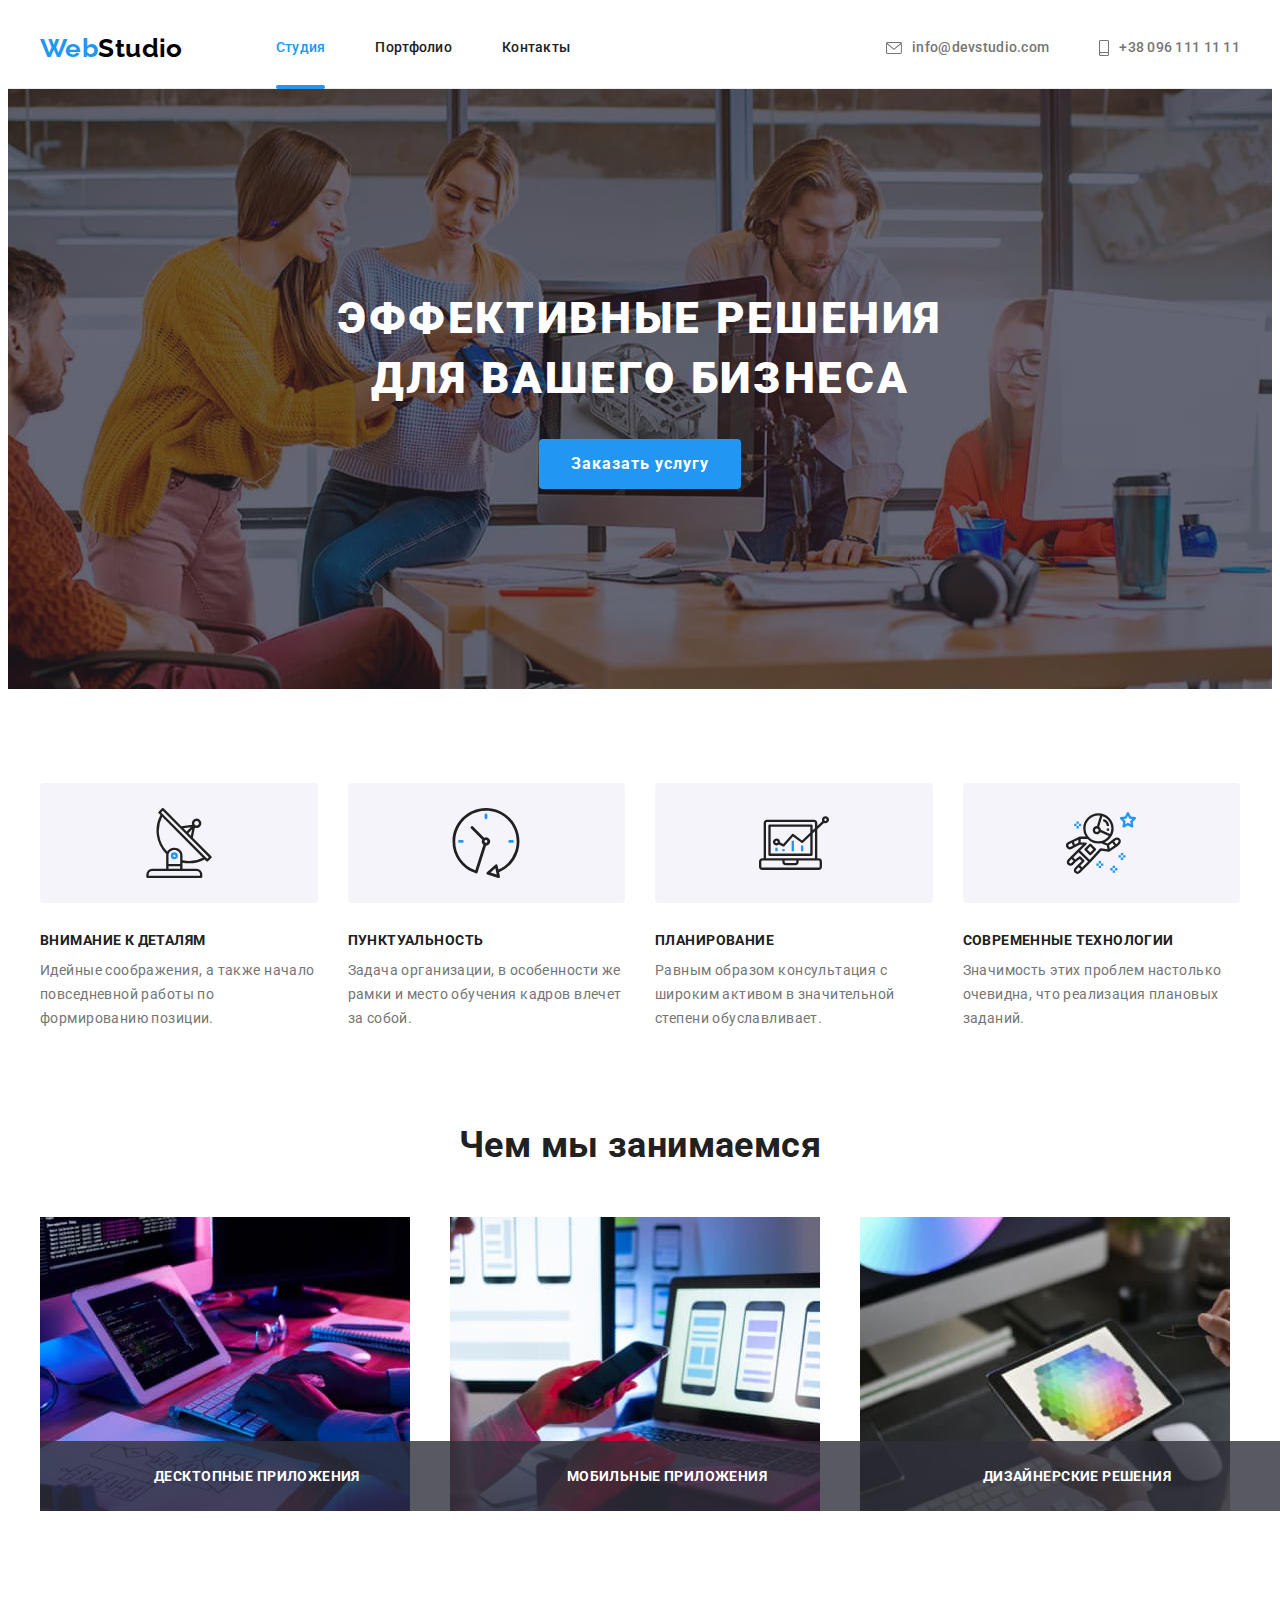
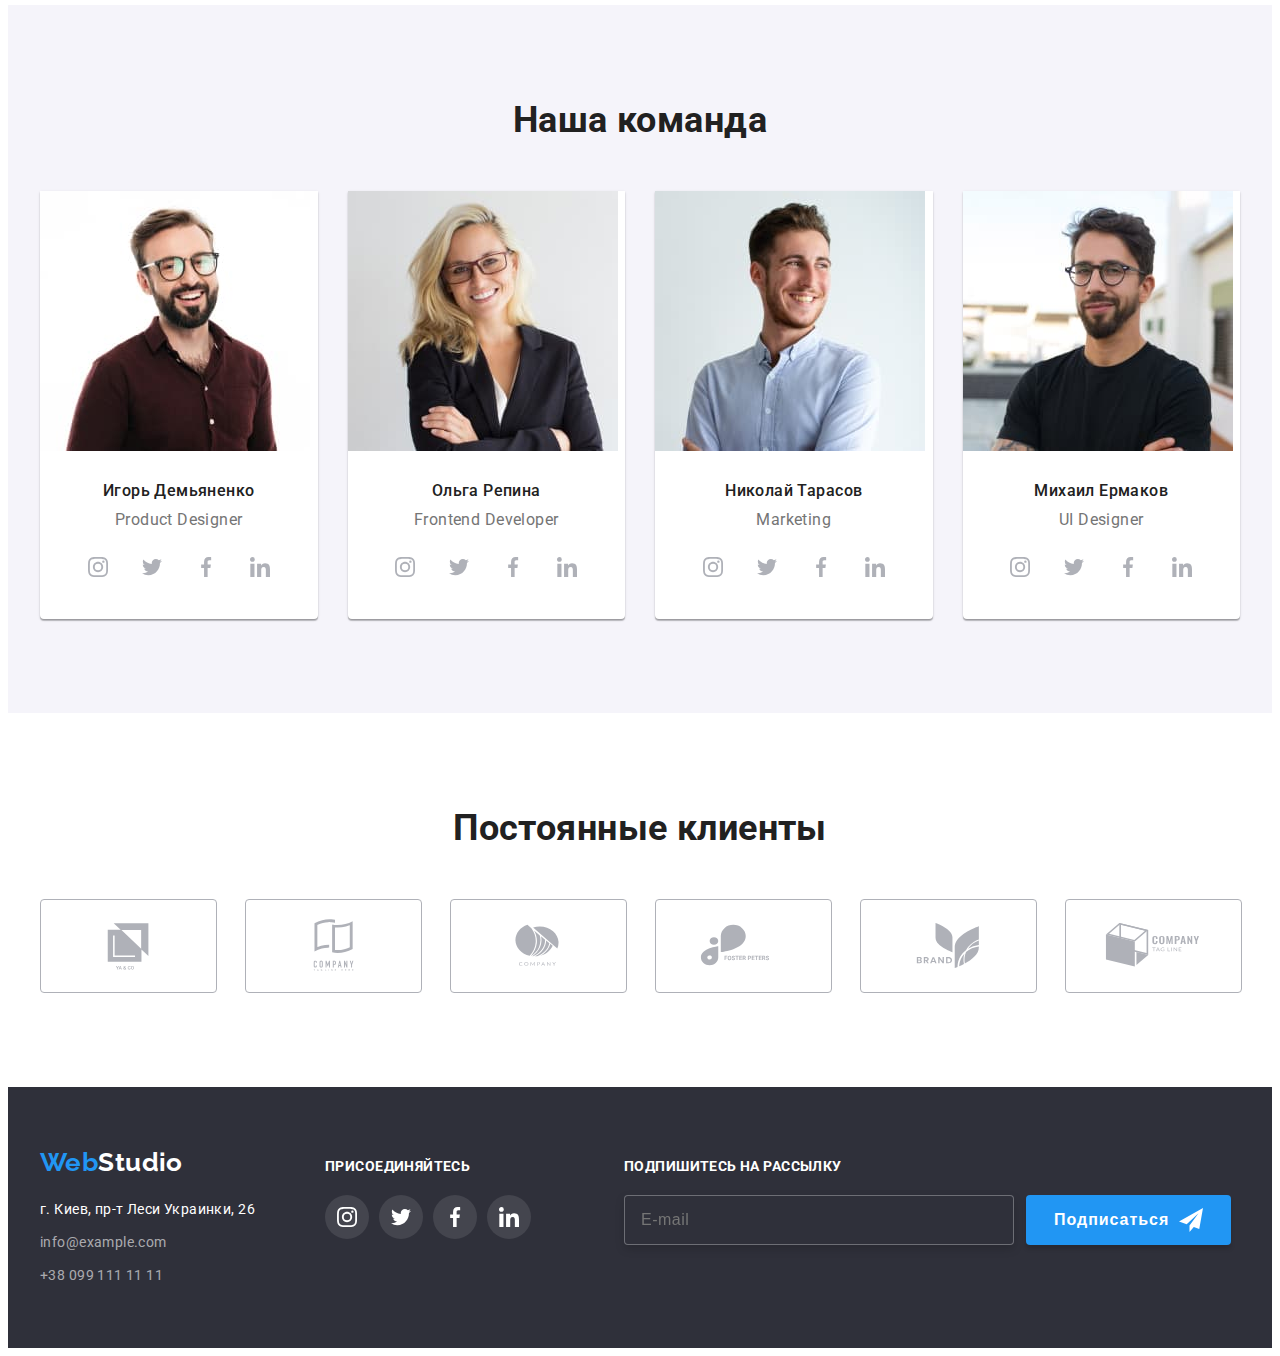
<file: index.html>
<!DOCTYPE html>
<html lang="ru">
  <head>
    <meta charset="UTF-8" />
    <meta http-equiv="X-UA-Compatible" content="IE=edge" />
    <meta name="viewport" content="width=device-width, initial-scale=1.0" />
    <title>Студия</title>
    <link rel="preconnect" href="https://fonts.googleapis.com" />
    <link rel="preconnect" href="https://fonts.gstatic.com" crossorigin />
    <link
      href="https://fonts.googleapis.com/css2?family=Raleway:wght@700&family=Roboto:wght@400;500;700;900&display=swap"
      rel="stylesheet" />
    <!-- Normalize start -->
    <link
      rel="stylesheet"
      href="https://cdnjs.cloudflare.com/ajax/libs/modern-normalize/1.1.0/modern-normalize.min.css"
      integrity="sha512-wpPYUAdjBVSE4KJnH1VR1HeZfpl1ub8YT/NKx4PuQ5NmX2tKuGu6U/JRp5y+Y8XG2tV+wKQpNHVUX03MfMFn9Q=="
      crossorigin="anonymous"
      referrerpolicy="no-referrer" />
    <link rel="stylesheet" href="./css/style.css" />
    <!-- Normalize end -->
  </head>

  <body data-page>
    <!-- Header section -->
    <header class="header">
      <div class="container header-container">
        <a href="./index.html" class="site-logo"><span class="logo-item"> Web</span>Studio</a>
        <nav class="header-nav">
          <ul class="list-style nav">
            <li><a href="./index.html" class="link-item nav-item nav-item-active">Студия</a></li>
            <li><a href="./portfolio.html" class="link-item nav-item">Портфолио</a></li>
            <li><a href="./contacts.html" class="link-item nav-item">Контакты</a></li>
          </ul>
        </nav>
        <a
          href="mailto:info@devstudio.com"
          class="link-item contacts-link phone"
          aria-label="envelope">
          <svg width="16" height="12" class="icon">
            <use href="./images/icons.svg#icon-envelope"></use>
          </svg>
          info@devstudio.com</a
        >
        <a href="tel:+380961111111" class="link-item contacts-link" aria-label="smartphone">
          <svg width="10" height="16" class="icon">
            <use href="./images/icons.svg#icon-smartphone"></use>
          </svg>
          +38 096 111 11 11</a
        >
      </div>
    </header>
    <!-- Main section -->
    <main class="main-content">
      <section class="main-section section">
        <div class="container main-container">
          <h1 class="main-text">Эффективные решения для вашего бизнеса</h1>
          <button type="button" class="main-btn" data-modal-open>Заказать услугу</button>
        </div>
      </section>
      <!-- About section -->
      <section class="about-section section">
        <div class="container">
          <h2 class="visually-hidden">Кредо компании</h2>
          <ul class="list-style about">
            <li class="about-list-item">
              <div class="about-list-icon">
                <svg width="70" height="70">
                  <use href="./images/icons.svg#icon-antenna"></use>
                </svg>
              </div>
              <h3 class="about-title">Внимание к деталям</h3>
              <p class="about-text">
                Идейные соображения, а также начало повседневной работы по формированию позиции.
              </p>
            </li>
            <li class="about-list-item">
              <div class="about-list-icon">
                <svg width="70" height="70">
                  <use href="./images/icons.svg#icon-clock"></use>
                </svg>
              </div>
              <h3 class="about-title">Пунктуальность</h3>
              <p class="about-text">
                Задача организации, в особенности же рамки и место обучения кадров влечет за собой.
              </p>
            </li>
            <li class="about-list-item">
              <div class="about-list-icon">
                <svg width="70" height="70">
                  <use href="./images/icons.svg#icon-diagram"></use>
                </svg>
              </div>
              <h3 class="about-title">Планирование</h3>
              <p class="about-text">
                Равным образом консультация с широким активом в значительной степени обуславливает.
              </p>
            </li>
            <li class="about-list-item">
              <div class="about-list-icon">
                <svg width="70" height="70">
                  <use href="./images/icons.svg#icon-astronaut"></use>
                </svg>
              </div>
              <h3 class="about-title">Современные технологии</h3>
              <p class="about-text">
                Значимость этих проблем настолько очевидна, что реализация плановых заданий.
              </p>
            </li>
          </ul>
        </div>
      </section>
      <!--  Work section  -->
      <section class="section work">
        <div class="container">
          <h2 class="section-title">Чем мы занимаемся</h2>
          <ul class="list-style work">
            <li class="work-list-item">
              <img src="./images/work-comtuter.jpg" alt="Работа за компьютером" width="370" />
              <p class="work-title">Десктопные приложения</p>
            </li>
            <li class="work-list-item">
              <img src="./images/work-mobile.jpg" alt="Работа с телефоном" width="370" />
              <p class="work-title">Мобильные приложения</p>
            </li>
            <li class="work-list-item">
              <img src="./images/work-tochpad.jpg" alt="Работа на планшете" width="370" />
              <p class="work-title">Дизайнерские решения</p>
            </li>
          </ul>
        </div>
      </section>
      <!-- Team section -->
      <section class="team-section section">
        <div class="container">
          <h2 class="section-title">Наша команда</h2>
          <ul class="list-style team">
            <li class="team-list-item">
              <img
                src="./images/man-smiling-glasses.jpg"
                alt="Игорь Демьяненко"
                width="270"
                class="team-img" />
              <div class="team-wrapper">
                <h3 class="team-name">Игорь Демьяненко</h3>
                <p lang="en" class="team-profession">Product Designer</p>
              </div>
              <ul class="list-icon">
                <li class="team-icon">
                  <a
                    class="list-icon-link"
                    href=""
                    target="_blank"
                    rel="noopener noreferrer"
                    aria-label="instagram">
                    <svg class="social-icon" width="20" height="20">
                      <use href="./images/icons.svg#icon-instagram"></use>
                    </svg>
                  </a>
                </li>
                <li class="team-icon">
                  <a
                    class="list-icon-link"
                    href=""
                    target="_blank"
                    rel="noopener noreferrer"
                    aria-label="twitter">
                    <svg class="social-icon" width="20" height="20">
                      <use href="./images/icons.svg#icon-twitter"></use>
                    </svg>
                  </a>
                </li>
                <li class="team-icon">
                  <a
                    class="list-icon-link"
                    href=""
                    target="_blank"
                    rel="noopener noreferrer"
                    aria-label="facebook">
                    <svg class="social-icon" width="20" height="20">
                      <use href="./images/icons.svg#icon-facebook"></use>
                    </svg>
                  </a>
                </li>
                <li class="team-icon">
                  <a
                    class="list-icon-link"
                    href=""
                    target="_blank"
                    rel="noopener noreferrer"
                    aria-label="linkedin">
                    <svg class="social-icon" width="20" height="20">
                      <use href="./images/icons.svg#icon-linkedin"></use>
                    </svg>
                  </a>
                </li>
              </ul>
            </li>
            <li class="team-list-item">
              <img
                src="./images/smiling-woman.jpg"
                alt="Ольга Репина"
                width="270"
                class="team-img" />
              <div class="team-wrapper">
                <h3 class="team-name">Ольга Репина</h3>
                <p lang="en" class="team-profession">Frontend Developer</p>
              </div>
              <ul class="list-icon">
                <li class="team-icon">
                  <a
                    class="list-icon-link"
                    href=""
                    target="_blank"
                    rel="noopener noreferrer"
                    aria-label="instagram">
                    <svg class="social-icon" width="20" height="20">
                      <use href="./images/icons.svg#icon-instagram"></use>
                    </svg>
                  </a>
                </li>
                <li class="team-icon">
                  <a
                    class="list-icon-link"
                    href=""
                    target="_blank"
                    rel="noopener noreferrer"
                    aria-label="twitter">
                    <svg class="social-icon" width="20" height="20">
                      <use href="./images/icons.svg#icon-twitter"></use>
                    </svg>
                  </a>
                </li>
                <li class="team-icon">
                  <a
                    class="list-icon-link"
                    href=""
                    target="_blank"
                    rel="noopener noreferrer"
                    aria-label="facebook">
                    <svg class="social-icon" width="20" height="20">
                      <use href="./images/icons.svg#icon-facebook"></use>
                    </svg>
                  </a>
                </li>
                <li class="team-icon">
                  <a
                    class="list-icon-link"
                    href=""
                    target="_blank"
                    rel="noopener noreferrer"
                    aria-label="linkedin">
                    <svg class="social-icon" width="20" height="20">
                      <use href="./images/icons.svg#icon-linkedin"></use>
                    </svg>
                  </a>
                </li>
              </ul>
            </li>
            <li class="team-list-item">
              <img
                src="./images/smiling-man.jpg"
                alt="Николай Тарасов"
                width="270"
                class="team-img" />
              <div class="team-wrapper">
                <h3 class="team-name">Николай Тарасов</h3>
                <p lang="en" class="team-profession">Marketing</p>
              </div>
              <ul class="list-icon">
                <li class="team-icon">
                  <a
                    class="list-icon-link"
                    href=""
                    target="_blank"
                    rel="noopener noreferrer"
                    aria-label="instagram">
                    <svg class="social-icon" width="20" height="20">
                      <use href="./images/icons.svg#icon-instagram"></use>
                    </svg>
                  </a>
                </li>
                <li class="list-icon-icon">
                  <a
                    class="list-icon-link"
                    href=""
                    target="_blank"
                    rel="noopener noreferrer"
                    aria-label="twitter">
                    <svg class="social-icon" width="20" height="20">
                      <use href="./images/icons.svg#icon-twitter"></use>
                    </svg>
                  </a>
                </li>
                <li class="team-icon">
                  <a
                    class="list-icon-link"
                    href=""
                    target="_blank"
                    rel="noopener noreferrer"
                    aria-label="facebook">
                    <svg class="social-icon" width="20" height="20">
                      <use href="./images/icons.svg#icon-facebook"></use>
                    </svg>
                  </a>
                </li>
                <li class="team-icon">
                  <a
                    class="list-icon-link"
                    href=""
                    target="_blank"
                    rel="noopener noreferrer"
                    aria-label="linkedin">
                    <svg class="social-icon" width="20" height="20">
                      <use href="./images/icons.svg#icon-linkedin"></use>
                    </svg>
                  </a>
                </li>
              </ul>
            </li>
            <li class="team-list-item">
              <img
                src="./images/man-smiling-beard.jpg"
                alt="Михаил Ермаков"
                width="270"
                class="team-img" />
              <div class="team-wrapper">
                <h3 class="team-name">Михаил Ермаков</h3>
                <p lang="en" class="team-profession">UI Designer</p>
              </div>
              <ul class="list-icon">
                <li class="team-icon">
                  <a
                    class="list-icon-link"
                    href=""
                    target="_blank"
                    rel="noopener noreferrer"
                    aria-label="instagram">
                    <svg class="social-icon" width="20" height="20">
                      <use href="./images/icons.svg#icon-instagram"></use>
                    </svg>
                  </a>
                </li>
                <li class="team-icon">
                  <a
                    class="list-icon-link"
                    href=""
                    target="_blank"
                    rel="noopener noreferrer"
                    aria-label="twitter">
                    <svg class="social-icon" width="20" height="20">
                      <use href="./images/icons.svg#icon-twitter"></use>
                    </svg>
                  </a>
                </li>
                <li class="team-icon">
                  <a
                    class="list-icon-link"
                    href=""
                    target="_blank"
                    rel="noopener noreferrer"
                    aria-label="facebook">
                    <svg class="social-icon" width="20" height="20">
                      <use href="./images/icons.svg#icon-facebook"></use>
                    </svg>
                  </a>
                </li>
                <li class="team-icon">
                  <a
                    class="list-icon-link"
                    href=""
                    target="_blank"
                    rel="noopener noreferrer"
                    aria-label="linkedin">
                    <svg class="social-icon" width="20" height="20">
                      <use href="./images/icons.svg#icon-linkedin"></use>
                    </svg>
                  </a>
                </li>
              </ul>
            </li>
          </ul>
        </div>
      </section>
      <!-- Clients section -->
      <section class="clients-section section">
        <div class="container">
          <h2 class="section-title">Постоянные клиенты</h2>
          <ul class="list-style clients">
            <li class="clients-list-icon">
              <a
                class="clients-link link"
                href=""
                target="_blank"
                rel="noopener noreferrer"
                aria-label="company 1">
                <svg class="clients-icon" width="106" height="60">
                  <use href="./images/icons.svg#icon-logo-1"></use>
                </svg>
              </a>
            </li>
            <li class="clients-list-icon">
              <a
                class="clients-link link"
                href=""
                target="_blank"
                rel="noopener noreferrer"
                aria-label="company 2">
                <svg class="clients-icon" width="106" height="60">
                  <use href="./images/icons.svg#icon-logo-2"></use>
                </svg>
              </a>
            </li>
            <li class="clients-list-icon">
              <a
                class="clients-link link"
                href=""
                target="_blank"
                rel="noopener noreferrer"
                aria-label="company 3">
                <svg class="clients-icon" width="106" height="60">
                  <use href="./images/icons.svg#icon-logo-3"></use>
                </svg>
              </a>
            </li>
            <li class="clients-list-icon">
              <a
                class="clients-link link"
                href=""
                target="_blank"
                rel="noopener noreferrer"
                aria-label="company 4">
                <svg class="clients-icon" width="106" height="60">
                  <use href="./images/icons.svg#icon-logo-4"></use>
                </svg>
              </a>
            </li>
            <li class="clients-list-icon">
              <a
                class="clients-link link"
                href=""
                target="_blank"
                rel="noopener noreferrer"
                aria-label="company 5">
                <svg class="clients-icon" width="106" height="60">
                  <use href="./images/icons.svg#icon-logo-5"></use>
                </svg>
              </a>
            </li>
            <li class="clients-list-icon">
              <a
                class="clients-link link"
                href=""
                target="_blank"
                rel="noopener noreferrer"
                aria-label="company 1">
                <svg class="clients-icon" width="106" height="60">
                  <use href="./images/icons.svg#icon-logo-6"></use>
                </svg>
              </a>
            </li>
          </ul>
        </div>
      </section>
    </main>
    <!-- Footer section -->
    <footer class="footer">
      <div class="container footer-container">
        <div class="footer-container-addres">
          <a href="./index.html" class="site-logo footer-logo"
            ><span class="logo-item"> Web</span>Studio</a
          >
          <address class="footer-addres">
            <a
              href="https://www.google.com/maps/place/%D0%B1%D1%83%D0%BB.+%D0%9B%D0%B5%D1%81%D0%B8+%D0%A3%D0%BA%D1%80%D0%B0%D0%B8%D0%BD%D0%BA%D0%B8,+26,+%D0%9A%D0%B8%D0%B5%D0%B2,+02000/@50.4265807,30.5383858,17z/data=!3m1!4b1!4m5!3m4!1s0x40d4cf0e033ecbe9:0x57a4dffefec77da0!8m2!3d50.4265807!4d30.5383858"
              target="_blank"
              rel="noopener noreferrer"
              class="link-item footer-addres-link">
              г. Киев, пр-т Леси Украинки, 26</a
            >
            <a href="mailto:info@example.com" class="link-item footer-link">info@example.com</a>
            <a href="tel:+380991111111" class="link-item footer-link">+38 099 111 11 11</a>
          </address>
        </div>
        <div class="footer-social-group">
          <h3 class="footer-title">Присоединяйтесь</h3>
          <ul class="list-icon">
            <li class="team-icon">
              <a
                class="list-icon-link footer-social-link"
                href=""
                target="_blank"
                rel="noopener noreferrer"
                aria-label="instagram">
                <svg class="social-icon" width="20" height="20">
                  <use href="./images/icons.svg#icon-instagram"></use>
                </svg>
              </a>
            </li>
            <li class="team-icon">
              <a
                class="list-icon-link footer-social-link"
                href=""
                target="_blank"
                rel="noopener noreferrer"
                aria-label="twitter">
                <svg class="social-icon" width="20" height="20">
                  <use href="./images/icons.svg#icon-twitter"></use>
                </svg>
              </a>
            </li>
            <li class="team-icon">
              <a
                class="list-icon-link footer-social-link"
                href=""
                target="_blank"
                rel="noopener noreferrer"
                aria-label="facebook">
                <svg class="social-icon" width="20" height="20">
                  <use href="./images/icons.svg#icon-facebook"></use>
                </svg>
              </a>
            </li>
            <li class="team-icon">
              <a
                class="list-icon-link footer-social-link"
                href=""
                target="_blank"
                rel="noopener noreferrer"
                aria-label="linkedin">
                <svg class="social-icon" width="20" height="20">
                  <use href="./images/icons.svg#icon-linkedin"></use>
                </svg>
              </a>
            </li>
          </ul>
        </div>
        <div class="footer-form-container">
          <h3 class="footer-title">Подпишитесь на рассылку</h3>
          <form class="footer-form">
            <input class="footer-input" type="text" placeholder="E-mail" name="email" />
            <button class="footer-btn" type="submit">
              Подписаться
              <svg width="24" height="24" class="footer-icon-send">
                <use href="./images/icons.svg#icon-icon-send"></use>
              </svg>
            </button>
          </form>
        </div>
      </div>
    </footer>
    <!-- Modal section -->
    <div class="backdrop is-hidden" data-modal>
      <div class="modal">
        <button class="modal-btn" data-modal-close>
          <svg class="modal-btn-icon" width="18" height="18">
            <use href="./images/icons.svg#icon-close-black"></use>
          </svg>
        </button>
        <!--Modal form  -->
        <form class="form" autocomplete="off">

          <strong class="form-title">Оставьте свои данные, мы вам перезвоним</strong>
          <div class="form-group" role="group">
            <label class="form-wrap">
              <span class="form-label">Имя</span>
              <input type="text" name="username" class="form-input" />
              <svg width="18" height="18" class="form-icon">
                <use href="./images/icons.svg#icon-person-black"></use>
              </svg>
            </label>

            <label class="form-wrap">
              <span class="form-label">Телефон</span>
              <input type="tel" name="phone" class="form-input" />
              <svg width="18" height="18" class="form-icon">
                <use href="./images/icons.svg#icon-phone-black"></use>
              </svg>
            </label>

            <label class="form-wrap">
              <span class="form-label">Почта</span>
              <input type="email" name="email" class="form-input" />
              <svg width="18" height="18" class="form-icon">
                <use href="./images/icons.svg#icon-email-black"></use>
              </svg>
            </label>

            <label class="form-wrap">
              <span class="form-label">Коментарий</span>
              <textarea
                name="comments"
                placeholder="Введите текст"
                class="form-input form-comment"></textarea>
            </label>
          </div>

          <label class="form-agreement">
            <input type="checkbox" name="agreement" class="form-checkbox visually-hidden" />
            <svg width="16" height="15" class="checkbox-icon">
              <use href="./images/icons.svg#icon-icon-uncheck" class="checkbox-icon-uncheck"></use>
              <use href="./images/icons.svg#icon-icon-check" class="checkbox-icon-check"></use>
            </svg>
            <span class="form-agreement-text">
              Соглашаюсь с рассылкой и принимаю
              <a href="#" class="form-agreement-link">Условия договора</a>
            </span>
          </label>

          <button type="submit" class="form-btn">Отправить</button>

        </form>
      </div>
    </div>
    <script src="./js/modal.js"></script>
  </body>
</html>
</file>
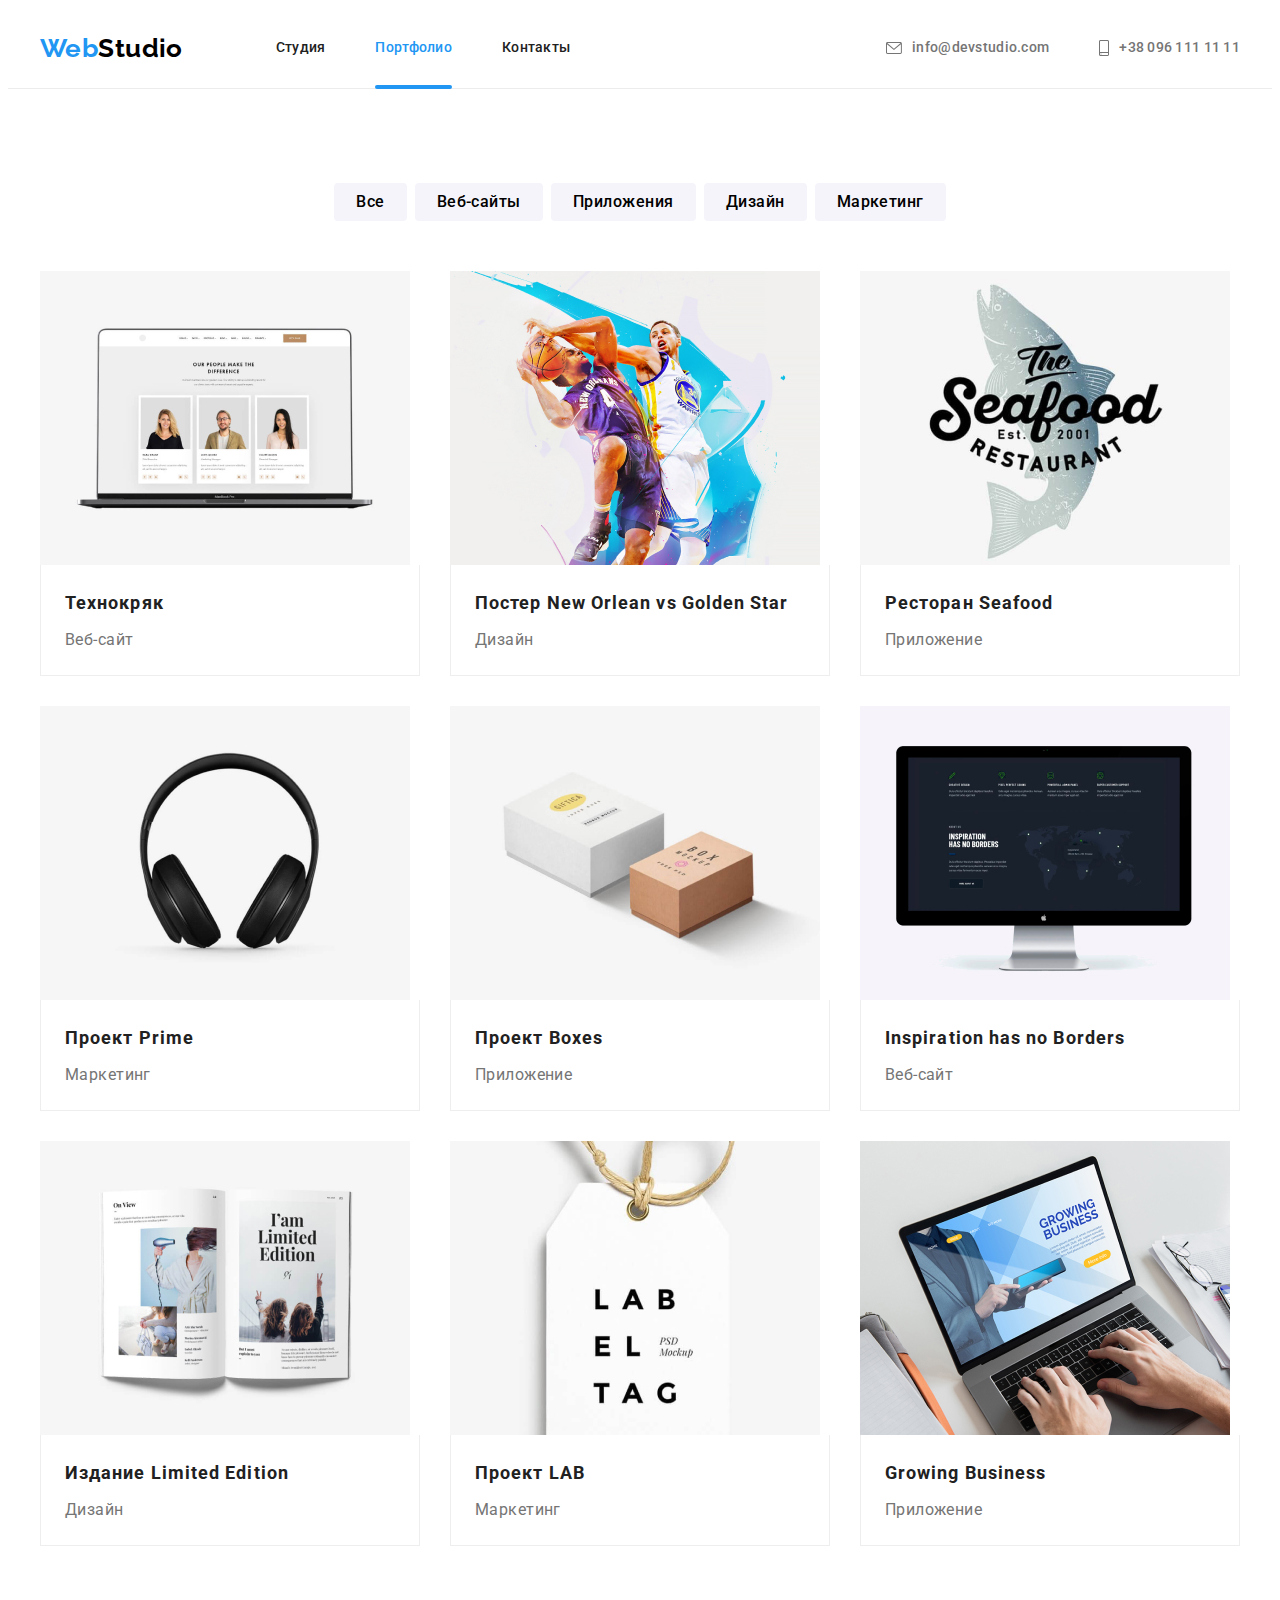
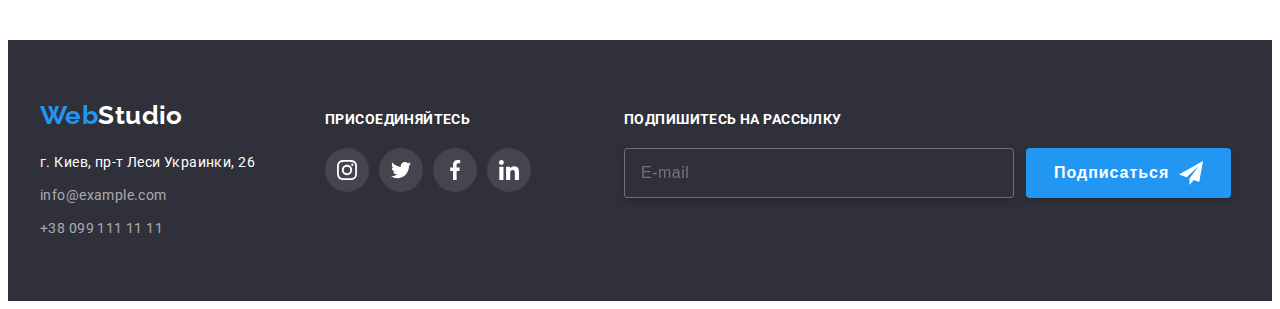
<file: portfolio.html>
<!DOCTYPE html>
<html lang="en">
  <head>
    <meta charset="UTF-8" />
    <meta http-equiv="X-UA-Compatible" content="IE=edge" />
    <meta name="viewport" content="width=device-width, initial-scale=1.0" />
    <title>Портфолио</title>
    <link rel="preconnect" href="https://fonts.googleapis.com" />
    <link rel="preconnect" href="https://fonts.gstatic.com" crossorigin />
    <link
      href="https://fonts.googleapis.com/css2?family=Raleway:wght@700&family=Roboto:wght@400;500;700;900&display=swap"
      rel="stylesheet" />
    <!-- Normalize start -->
    <link
      rel="stylesheet"
      href="https://cdnjs.cloudflare.com/ajax/libs/modern-normalize/1.1.0/modern-normalize.min.css"
      integrity="sha512-wpPYUAdjBVSE4KJnH1VR1HeZfpl1ub8YT/NKx4PuQ5NmX2tKuGu6U/JRp5y+Y8XG2tV+wKQpNHVUX03MfMFn9Q=="
      crossorigin="anonymous"
      referrerpolicy="no-referrer" />
    <link rel="stylesheet" href="./css/style.css" />
    <!-- Normalize end -->
  </head>
  <body>
    <!-- Header section -->
    <header class="header">
      <div class="container header-container">
        <a href="./index.html" class="site-logo"><span class="logo-item"> Web</span>Studio</a>
        <nav class="header-nav">
          <ul class="list-style nav">
            <li><a href="./index.html" class="link-item nav-item">Студия</a></li>
            <li>
              <a href="./portfolio.html" class="link-item nav-item nav-item-active">Портфолио</a>
            </li>
            <li><a href="./contacts.html" class="link-item nav-item">Контакты</a></li>
          </ul>
        </nav>
        <a
          href="mailto:info@devstudio.com"
          class="link-item contacts-link phone"
          aria-label="envelope">
          <svg width="16" height="12" class="icon">
            <use href="./images/icons.svg#icon-envelope"></use>
          </svg>
          info@devstudio.com</a
        >
        <a href="tel:+380961111111" class="link-item contacts-link" aria-label="smartphone">
          <svg width="10" height="16" class="icon">
            <use href="./images/icons.svg#icon-smartphone"></use>
          </svg>
          +38 096 111 11 11</a
        >
      </div>
    </header>
    <!-- Portfolio section -->
    <section class="portfolio-section section">
      <div class="container">
        <h1 class="visually-hidden">Портфолио</h1>
        <ul class="list-style portfolio">
          <li class="portfolio-list-item">
            <button type="button" class="portfolio-btn selected">Все</button>
          </li>
          <li class="portfolio-list-item">
            <button type="button" class="portfolio-btn">Веб-сайты</button>
          </li>
          <li class="portfolio-list-item">
            <button type="button" class="portfolio-btn">Приложения</button>
          </li>
          <li class="portfolio-list-item">
            <button type="button" class="portfolio-btn">Дизайн</button>
          </li>
          <li class="portfolio-list-item">
            <button type="button" class="portfolio-btn">Маркетинг</button>
          </li>
        </ul>
        <h2 class="visually-hidden">Примеры наших работ</h2>
        <ul class="list-style">
          <li class="portfolio-work-item">
            <a href="" class="portfolio-link">
              <div class="img-container">
                <img src="./images/technoquack.jpg" alt="Фото команды" width="370" />
                <div class="owerlay">
                  <p class="owerlay-text">Ресурс предлагает комплексные предложения с разным уровнем функционала и сервисов. Все это позволит посетителю получить исчерпывающие сведения о&nbsp;компании или частном лице.</p>
                </div>
              </div>
              <div class="portfolio-wrapper">
                <h3 class="portfolio-work-title">Технокряк</h3>
                <p class="portfolio-work-text">Веб-сайт</p>
              </div>              
            </a>
          </li>
          <li class="portfolio-work-item">
            <a href="" class="portfolio-link">
              <div class="img-container">
                <img src="./images/golden-star.jpg" alt="Постер баскетболистов" width="370" />
                <div class="owerlay">
                  <p class="owerlay-text">Ресурс предлагает комплексные предложения с разным уровнем функционала и сервисов. Все это позволит посетителю получить исчерпывающие сведения о&nbsp;компании или частном лице.</p>
                </div>
              </div>
              <div class="portfolio-wrapper">
                <h3 class="portfolio-work-title">
                  Постер <span lang="en">New Orlean vs Golden Star</span>
                </h3>
                <p class="portfolio-work-text">Дизайн</p>
              </div>
            </a>
          </li>
          <li class="portfolio-work-item">
            <a href="" class="portfolio-link">
              <div class="img-container">
                <img src="./images/seafood.jpg" alt="Логотип ресторана" width="370" />
                <div class="owerlay">
                  <p class="owerlay-text">Ресурс предлагает комплексные предложения с разным уровнем функционала и сервисов. Все это позволит посетителю получить исчерпывающие сведения о&nbsp;компании или частном лице.</p>
                </div>
              </div>
              <div class="portfolio-wrapper">
                <h3 class="portfolio-work-title">Ресторан <span lang="en">Seafood</span></h3>
                <p class="portfolio-work-text">Приложение</p>
              </div>
            </a>
          </li>
          <li class="portfolio-work-item">
            <a href="" class="portfolio-link">
              <div class="img-container">
                <img src="./images/headphones.jpg" alt="Наушников" width="370" />
                <div class="owerlay">
                  <p class="owerlay-text">Ресурс предлагает комплексные предложения с разным уровнем функционала и сервисов. Все это позволит посетителю получить исчерпывающие сведения о&nbsp;компании или частном лице.</p>
                </div>
              </div> 
              <div class="portfolio-wrapper">
                <h3 class="portfolio-work-title">Проект <span lang="en">Prime</span></h3>
                <p class="portfolio-work-text">Маркетинг</p>
              </div>
            </a>
          </li>
          <li class="portfolio-work-item">
            <div href="" class="portfolio-link">
              <div class="img-container"> 
                <img src="./images/papers-box.jpg" alt="Стопки бумаг для записей" width="370" />
                <div class="owerlay">
                  <p class="owerlay-text">Ресурс предлагает комплексные предложения с разным уровнем функционала и сервисов. Все это позволит посетителю получить исчерпывающие сведения о&nbsp;компании или частном лице.</p>
                </div>
              </div>
              <div class="portfolio-wrapper">
                <h3 class="portfolio-work-title">Проект <span lang="en">Boxes</span></h3>
                <p class="portfolio-work-text">Приложение</p>
              </div>
            </a>
          </li>
          <li class="portfolio-work-item">
            <a href="" class="portfolio-link">
              <div class="img-container"> 
                <img src="./images/display.jpg" alt="Монитор" width="370" />
                <div class="owerlay">
                  <p class="owerlay-text">Ресурс предлагает комплексные предложения с разным уровнем функционала и сервисов. Все это позволит посетителю получить исчерпывающие сведения о&nbsp;компании или частном лице.</p>
                </div>
              </div>
              <div class="portfolio-wrapper">
                <h3 class="portfolio-work-title">
                  <span lang="en">Inspiration has no Borders</span>
                </h3>
                <p class="portfolio-work-text">Веб-сайт</p>
              </div>
            </a>
          </li>
          <li class="portfolio-work-item">
            <a href="" class="portfolio-link">
              <div class="img-container"> 
                <img src="./images/book.jpg" alt="Книга" width="370" />
                <div class="owerlay">
                  <p class="owerlay-text">Ресурс предлагает комплексные предложения с разным уровнем функционала и сервисов. Все это позволит посетителю получить исчерпывающие сведения о&nbsp;компании или частном лице.</p>
                </div>
              </div>
              <div class="portfolio-wrapper">
                <h3 class="portfolio-work-title">Издание <span lang="en">Limited Edition</span></h3>
                <p class="portfolio-work-text">Дизайн</p>
              </div>
            </a>
          </li>
          <li class="portfolio-work-item">
            <a href="" class="portfolio-link">
              <div class="img-container"> 
                <img src="./images/label.jpg" alt="Лейба" width="370" />
                <div class="owerlay">
                  <p class="owerlay-text">Ресурс предлагает комплексные предложения с разным уровнем функционала и сервисов. Все это позволит посетителю получить исчерпывающие сведения о&nbsp;компании или частном лице.</p>
                </div>
              </div>
              <div class="portfolio-wrapper">
                <h3 class="portfolio-work-title">Проект <span lang="en">LAB</span></h3>
                <p class="portfolio-work-text">Маркетинг</p>
              </div>
            </a>
          </li>
          <li class="portfolio-work-item">
            <a href="" class="portfolio-link">
              <div class="img-container"> 
                <img src="./images/notebook.jpg" alt="Ноутбук" width="370" />
                <div class="owerlay">
                  <p class="owerlay-text">Ресурс предлагает комплексные предложения с разным уровнем функционала и сервисов. Все это позволит посетителю получить исчерпывающие сведения о&nbsp;компании или частном лице.</p>
                </div>
              </div>
              <div class="portfolio-wrapper">
                <h3 class="portfolio-work-title"><span lang="en">Growing Business</span></h3>
                <p class="portfolio-work-text">Приложение</p>
              </div>
            </a>
          </li>
        </ul>
      </div>
    </section>
    <!-- Footer section -->
    <footer class="footer">
      <div class="container footer-container">
        <div class="footer-container-addres">
          <a href="./index.html" class="site-logo footer-logo"
            ><span class="logo-item"> Web</span>Studio</a
          >
          <address class="footer-addres">
            <a
              href="https://www.google.com/maps/place/%D0%B1%D1%83%D0%BB.+%D0%9B%D0%B5%D1%81%D0%B8+%D0%A3%D0%BA%D1%80%D0%B0%D0%B8%D0%BD%D0%BA%D0%B8,+26,+%D0%9A%D0%B8%D0%B5%D0%B2,+02000/@50.4265807,30.5383858,17z/data=!3m1!4b1!4m5!3m4!1s0x40d4cf0e033ecbe9:0x57a4dffefec77da0!8m2!3d50.4265807!4d30.5383858"
              target="_blank"
              rel="noopener noreferrer"
              class="link-item footer-addres-link">
              г. Киев, пр-т Леси Украинки, 26</a
            >
            <a href="mailto:info@example.com" class="link-item footer-link">info@example.com</a>
            <a href="tel:+380991111111" class="link-item footer-link">+38 099 111 11 11</a>
          </address>
        </div>
        <div class="footer-social-group">
          <h3 class="footer-title">Присоединяйтесь</h3>
          <ul class="list-icon">
            <li class="team-icon">
              <a
                class="list-icon-link footer-social-link"
                href=""
                target="_blank"
                rel="noopener noreferrer"
                aria-label="instagram">
                <svg class="social-icon" width="20" height="20">
                  <use href="./images/icons.svg#icon-instagram"></use>
                </svg>
              </a>
            </li>
            <li class="team-icon">
              <a
                class="list-icon-link footer-social-link"
                href=""
                target="_blank"
                rel="noopener noreferrer"
                aria-label="twitter">
                <svg class="social-icon" width="20" height="20">
                  <use href="./images/icons.svg#icon-twitter"></use>
                </svg>
              </a>
            </li>
            <li class="team-icon">
              <a
                class="list-icon-link footer-social-link"
                href=""
                target="_blank"
                rel="noopener noreferrer"
                aria-label="facebook">
                <svg class="social-icon" width="20" height="20">
                  <use href="./images/icons.svg#icon-facebook"></use>
                </svg>
              </a>
            </li>
            <li class="team-icon">
              <a
                class="list-icon-link footer-social-link"
                href=""
                target="_blank"
                rel="noopener noreferrer"
                aria-label="linkedin">
                <svg class="social-icon" width="20" height="20">
                  <use href="./images/icons.svg#icon-linkedin"></use>
                </svg>
              </a>
            </li>
          </ul>
        </div>
        <div class="footer-form-container">
          <h3 class="footer-title">Подпишитесь на рассылку</h3>
          <form class="footer-form">
            <label>
              <input class="footer-input" type="text" placeholder="E-mail" name="email">
            </label>
            <button class="footer-btn" type="submit">Подписаться
              <svg width="24" height="24" class="footer-icon-send">
                <use href="./images/icons.svg#icon-icon-send"></use>
              </svg>
            </button>
        </form>
        </div>
      </div>
    </footer>
  </body>
</html>
</file>
<file: css/style.css>
:root {
  /* text colors */
  --color-focus: #2196f3;
  --color-text-darck: #212121;
  --color-text-light: #757575;
  --color-text-white: #ffffff;

  /* Bg colors */
  --color-bg-darck: #2f303a;
  --color-bg-light: #f5f4fa;
  --color-bg-white: #ffffff;

  /* others */
  --indent: 30px;
  --about-items: 4;
  --work-items: 3;
  --team-items: 4;
  --clients-items: 6;

  --portfolio-work-items: 3;
  --animation: 250ms cubic-bezier(0.4, 0, 0.2, 1);
}

body {
  font-family: 'Roboto', 'Raleway';
  font-size: 14px;
  letter-spacing: 0.03em;
}

.no-scroll {
  overflow: hidden;
}

/* reset styles */
h1,
h2,
h3,
h4,
h5,
h6,
p {
  margin: 0;
}

ul {
  list-style: none;
  padding: 0;
  margin: 0;
}

/* base styles */
img {
  display: block;
}

.list-style {
  display: flex;
  flex-wrap: wrap;
  gap: var(--indent);
}

.link-item {
  text-decoration: none;
  font-weight: 500;
  font-style: normal;
  line-height: 1.14;
  letter-spacing: 0.02em;

  transition: color var(--animation);
}

.link-item:hover,
.link-item:focus {
  color: var(--color-focus);
}

.contacts-link {
  color: var(--color-text-light);
}

.container {
  width: 1200px;
  padding-left: 15px;
  padding-right: 15px;
  margin-right: auto;
  margin-left: auto;
}

.section {
  padding-top: 94px;
  padding-bottom: 94px;
}

.visually-hidden {
  position: absolute;
  width: 1px;
  height: 1px;
  margin: -1px;
  border: 0;
  padding: 0;

  white-space: nowrap;
  clip-path: inset(100%);
  clip: rect(0 0 0 0);
  overflow: hidden;
}

.section-title {
  text-align: center;
  margin-bottom: 50px;

  font-size: 36px;
  line-height: 1.17;
  color: var(--color-text-darck);
}

/* Header section */
.header {
  border-bottom: 1px solid #ececec;
}

.header-container {
  display: flex;
  align-items: center;
}

.site-logo {
  margin-right: 93px;
  text-decoration: none;
  font-family: 'Raleway';
  font-weight: 700;
  font-size: 26px;
  line-height: 1.19;
  color: #000000;
}

.logo-item {
  color: var(--color-focus);
}

.header-nav {
  margin-right: auto;
}

.list-style.nav {
  gap: 50px;
}

.nav-item {
  display: block;
  padding-top: 32px;
  padding-bottom: 32px;
  color: var(--color-text-darck);
}

.nav-item-active {
  position: relative;
  color: var(--color-focus);
}

.nav-item-active::after {
  content: '';
  position: absolute;
  bottom: 0;
  display: block;
  width: 100%;
  height: 4px;
  margin-bottom: -1px;

  background-color: var(--color-focus);
  border-radius: 2px;
}

.icon {
  margin-right: 10px;
}
.link-item > .icon {
  fill: var(--color-text-light);

  transition: fill var(--animation);
}

.link-item:hover > .icon,
.link-item:focus > .icon {
  fill: var(--color-focus);
}
.link-item.contacts-link {
  display: flex;
  align-items: center;
}

.contacts-link.phone {
  margin-right: 50px;
}

/* Main section */

.main-section {
  background-image: linear-gradient(rgba(47, 48, 58, 0.4), rgba(47, 48, 58, 0.4)),
    url(../images/bg-main-section.jpg);
  background-repeat: no-repeat;
  background-position: center;
  padding-top: 200px;
  padding-bottom: 200px;
}

.main-container {
  text-align: center;
}

.main-text {
  margin-left: auto;
  margin-right: auto;

  width: 696px;
  margin-bottom: 30px;
  font-weight: 900;
  font-size: 44px;
  line-height: 1.36;
  letter-spacing: 0.06em;
  text-transform: uppercase;
  color: var(--color-text-white);
}

.main-btn {
  padding: 10px 32px;

  font-family: inherit;
  font-weight: 700;
  font-size: 16px;
  line-height: 1.88;
  letter-spacing: 0.06em;
  color: var(--color-text-white);
  background-color: var(--color-focus);
  border-radius: 4px;
  border: 0;
  cursor: pointer;
}

/* About section */

.about-list-item {
  flex-basis: calc((100% - var(--indent) * (var(--about-items) - 1)) / var(--about-items));
}

.about-list-icon {
  height: 120px;
  display: flex;
  justify-content: center;
  align-items: center;
  margin-bottom: 30px;
  border-radius: 4px;
  background-color: var(--color-bg-light);
}

.about-title {
  margin-bottom: 10px;

  font-size: inherit;
  line-height: 1.14;
  text-transform: uppercase;
  color: var(--color-text-darck);
}

.about-text {
  line-height: 1.71;
  color: var(--color-text-light);
}

/* Work section */

.section.work {
  padding-top: 0;
}

.work-title {
  position: absolute;
  bottom: 0;

  width: 100%;
  padding: 27px;

  font-weight: 700;
  font-size: 14px;
  line-height: calc(16 / 14);

  letter-spacing: 0.03em;
  text-transform: uppercase;
  text-align: center;

  color: #ffffff;
  background-color: rgba(47, 48, 58, 0.8);
}

.work-list-item {
  position: relative;
  flex-basis: calc((100% - var(--indent) * (var(--work-items) - 1)) / var(--work-items));
}

/* Team section */

.team-section {
  background-color: var(--color-bg-light);
}

.team-title {
}

.team-list-item {
  background-color: var(--color-bg-white);
  flex-basis: calc((100% - var(--indent) * (var(--team-items) - 1)) / var(--team-items));
  border-radius: 0px 0px 4px 4px;
  box-shadow: 0px 1px 3px rgba(0, 0, 0, 0.12), 0px 1px 1px rgba(0, 0, 0, 0.14),
    0px 2px 1px rgba(0, 0, 0, 0.2);
}

.team-wrapper {
  padding-top: 30px;
  padding-bottom: 16px;
}

.team-name {
  margin-bottom: 10px;
  text-align: center;

  font-weight: 500;
  font-size: 16px;
  line-height: 1.19;
  color: var(--color-text-darck);
}

.team-profession {
  text-align: center;

  font-weight: 400;
  font-size: 16px;
  line-height: 1.19;
  color: var(--color-text-light);
}

.list-icon {
  margin-bottom: 30px;
  display: flex;
  align-items: center;
  justify-content: center;
  gap: 10px;
}

.list-icon-link {
  display: flex;
  align-items: center;
  justify-content: center;
  width: 44px;
  height: 44px;

  color: #afb1b8;
  border-radius: 50%;

  transition: color var(--animation), background-color var(--animation);
}

.list-icon-link:hover,
.list-icon-link:focus {
  color: var(--color-bg-white);
  background-color: var(--color-focus);
}

.social-icon {
  fill: currentColor;
}

/* Clients section */

.clients-title {
}

.list-style.clients {
  align-content: center;
  justify-content: center;
}

.clients-list-icon {
  flex-basis: calc((100% - var(--indent) * (var(--clients-items) - 1)) / var(--clients-items));
}

.clients-link {
  height: 92px;
  display: inline-flex;
  color: #afb1b8;
  border: 1px solid currentColor;
  border-radius: 4px;
  justify-content: center;
  align-items: center;
  width: 100%;

  transition: color var(--animation);
}

.clients-link:hover,
.clients-link:focus {
  color: var(--color-focus);
}

.clients-icon {
  fill: currentColor;
}

/* Footer section */
.footer {
  padding-top: 60px;
  padding-bottom: 60px;

  background-color: var(--color-bg-darck);
}

.footer-container {
  display: flex;
  align-items: baseline;
}

.footer-container-addres {
  margin-right: 70px;
}

.footer-logo {
  display: block;
  padding-bottom: 20px;
  color: var(--color-text-white);
  margin-right: 0;
}

.footer-addres > a {
  display: block;
}

.footer-link {
  font-weight: 400;
  line-height: 1.71;
  letter-spacing: 0.03em;
  color: rgba(255, 255, 255, 0.6);
}

.footer-addres-link {
  font-weight: 400;
  line-height: 1.71;
  letter-spacing: 0.03em;
  color: var(--color-text-white);
}

.footer-addres > .link-item {
  margin-bottom: 9px;
}

.footer-addres > .link-item:last-child {
  margin-bottom: 0;
}

.footer-social-group {
  margin-right: 93px;
}

.footer-title {
  margin-bottom: 20px;

  font-size: inherit;
  line-height: 1.14;
  text-transform: uppercase;
  color: var(--color-text-white);
}

.footer-form {
  display: flex;
}

.footer-social-link {
  color: var(--color-text-white);
  background-color: rgba(255, 255, 255, 0.1);
}

.footer-input {
  width: 358px;

  padding: 14px;
  padding-left: 16px;
  margin-right: 12px;

  font-size: 16px;
  line-height: calc(20 / 16);
  letter-spacing: 0.03em;

  background-color: var(--color-bg-darck);
  border: 1px solid rgba(255, 255, 255, 0.3);
  filter: drop-shadow(0px 4px 4px rgba(0, 0, 0, 0.15));
  border-radius: 4px;
  color: rgba(255, 255, 255, 0.6);
  outline: none;
}

.footer-btn {
  display: flex;
  align-items: center;

  padding: 10px 28px;
  gap: 10px;

  font-weight: 700;
  font-size: 16px;
  line-height: calc(30 / 16);
  letter-spacing: 0.06em;

  border: none;
  color: var(--color-bg-white);
  background: var(--color-focus);
  box-shadow: 0px 4px 4px rgba(0, 0, 0, 0.15);
  border-radius: 4px;
  cursor: pointer;
}

.footer-icon-send {
  fill: var(--color-bg-white);
}

/*  Page portfolio  */

/*  Header section */

/* Portfolio section*/

.list-style.portfolio {
  justify-content: center;
  gap: 8px;
  margin-bottom: 50px;
}

.portfolio-btn {
  padding: 6px 22px;
  font-family: inherit;
  font-weight: 500;
  font-size: 16px;
  line-height: 1.63;
  letter-spacing: 0.03em;
  background-color: var(--color-bg-light);

  border-radius: 4px;
  border: none;
  cursor: pointer;

  transition: background-color var(--animation), color var(--animation), box-shadow var(--animation);
}

.portfolio-btn:hover,
.portfolio-btn:focus {
  background-color: var(--color-focus);
  color: var(--color-text-white);
  box-shadow: 0px 3px 1px rgba(0, 0, 0, 0.1), 0px 1px 2px rgba(0, 0, 0, 0.08),
    0px 2px 2px rgba(0, 0, 0, 0.12);
}

.portfolio-work-item {
  flex-basis: calc(
    (100% - var(--indent) * (var(--portfolio-work-items) - 1)) / var(--portfolio-work-items)
  );
}

.portfolio-link {
  text-decoration: none;
  display: block;

  transition: box-shadow var(--animation);
}

.portfolio-link:hover,
.portfolio-link:focus {
  box-shadow: 0px 1px 1px rgba(0, 0, 0, 0.12), 0px 4px 4px rgba(0, 0, 0, 0.06),
    1px 4px 6px rgba(0, 0, 0, 0.16);
}

.img-container {
  position: relative;
  overflow: hidden;
  transition: box-shadow var(--animation);
}

.owerlay {
  position: absolute;
  top: 0;
  left: 0;

  transform: translateY(100%);

  width: 100%;
  height: 100%;
  background-color: rgba(33, 150, 243, 0.9);

  transition: transform var(--animation);
}

.portfolio-link:hover .owerlay {
  transform: translateY(0);
}

.portfolio-link:hover .img-container {
  box-shadow: 0px 4px 4px rgba(0, 0, 0, 0.25);
}

.owerlay-text {
  padding: 63px 24px;

  font-size: 18px;
  line-height: calc(28 / 18);
  letter-spacing: 0.03em;

  color: #ffffff;
}

.portfolio-wrapper {
  padding: 20px 24px;

  border: 1px solid #eeeeee;
  border-top: none;
}

.portfolio-work-title {
  margin-bottom: 4px;

  font-weight: 700;
  font-size: 18px;
  line-height: 2;
  letter-spacing: 0.06em;
  color: var(--color-text-darck);
}

.portfolio-work-text {
  font-size: 16px;
  line-height: 1.88;
  color: var(--color-text-light);
}

/* Modal window */
.backdrop {
  position: fixed;
  top: 0;
  left: 0;
  z-index: 1000;

  width: 100%;
  height: 100%;

  background-color: rgba(0, 0, 0, 0.2);
  pointer-events: initial;

  transition: opacity var(--animation), visibility var(--animation);
}

.backdrop.is-hidden {
  opacity: 0;
  visibility: hidden;
  pointer-events: none;
}

.modal {
  position: absolute;
  top: 50%;
  left: 50%;
  transform: translate(-50%, -50%);

  width: 528px;

  background-color: var(--color-bg-white);
  box-shadow: 0px 1px 3px rgba(0, 0, 0, 0.12), 0px 1px 1px rgba(0, 0, 0, 0.14),
    0px 2px 1px rgba(0, 0, 0, 0.2);
  border-radius: 4px;
}

.modal-btn {
  position: absolute;
  top: 8px;
  right: 8px;

  display: flex;
  align-items: center;
  justify-content: center;
  width: 30px;
  height: 30px;
  padding: 0;

  border-radius: 50%;
  background: var(--color-text-white);
  border: 1px solid rgba(0, 0, 0, 0.1);
  cursor: pointer;

  transition: fill var(--animation);
}

.modal-btn:hover,
.modal-btn:focus {
  fill: var(--color-focus);
}

/* Modal forms*/
.form {
  text-align: center;
  padding: 40px;
}

.form-title {
  display: block;
  margin-bottom: 12px;

  font-weight: 700;
  font-size: 20px;
  line-height: calc(23 / 20);
  letter-spacing: 0.03em;

  color: var(--color-text-darck);
}

.form-group {
  margin-bottom: 20px;
}

.form-wrap {
  display: flex;
  position: relative;
  margin-bottom: 10px;
  flex-direction: column;
}

.form-wrap:last-child {
  margin-bottom: 0px;
}

.form-wrap > .form-icon {
  transition: fill var(--animation);
}

.form-wrap:focus-within > .form-icon {
  fill: var(--color-focus);
}

.form-label {
  margin-bottom: 4px;
  display: block;
  text-align: left;

  font-size: 12px;
  line-height: calc(14 / 12);
  letter-spacing: 0.01em;
  color: var(--color-text-light);
  transition: transform var(--animation);
}

.form-input {
  margin: 0;
  padding: 11px;
  padding-left: 42px;

  border: 1px solid rgba(33, 33, 33, 0.2);
  border-radius: 4px;
  outline: none;
  transition: border-color var(--animation);
}

.form-wrap:focus-within > .form-input {
  border-color: var(--color-focus);
}

.form-icon {
  position: absolute;
  left: 12px;
  bottom: 11px;
}

.form-comment {
  padding: 12px 16px;
  height: 120px;
  resize: none;

  font-size: 12px;
  line-height: calc(14 / 12);
  letter-spacing: 0.01em;
}

.form-comment::placeholder {
  color: rgba(117, 117, 117, 0.5);
}

.form-agreement {
  display: flex;
  align-items: center;
  justify-content: center;
  margin-bottom: 30px;
  gap: 7px;
}

.form-checkbox:checked + .checkbox-icon .checkbox-icon-uncheck {
  opacity: 0;
  transition: opacity var(--animation);
}

.checkbox-icon-check {
  opacity: 0;
  transition: opacity var(--animation);
}

.form-checkbox:checked + .checkbox-icon .checkbox-icon-check {
  opacity: 1;
}

.form-agreement-text {
  line-height: calc(24 / 14);
  letter-spacing: 0.03em;
  text-underline-position: under;
  color: var(--color-text-light);
}

.form-agreement-link {
  letter-spacing: 0.03em;
  color: var(--color-focus);
}

.form-btn {
  padding: 10px 55px;

  font-weight: 700;
  font-size: 16px;
  line-height: calc(30 / 16);
  letter-spacing: 0.06em;
  background: var(--color-focus);
  color: var(--color-bg-white);
  box-shadow: 0px 4px 4px rgba(0, 0, 0, 0.15);
  border-radius: 4px;
  border: none;

  cursor: pointer;
}
</file>
